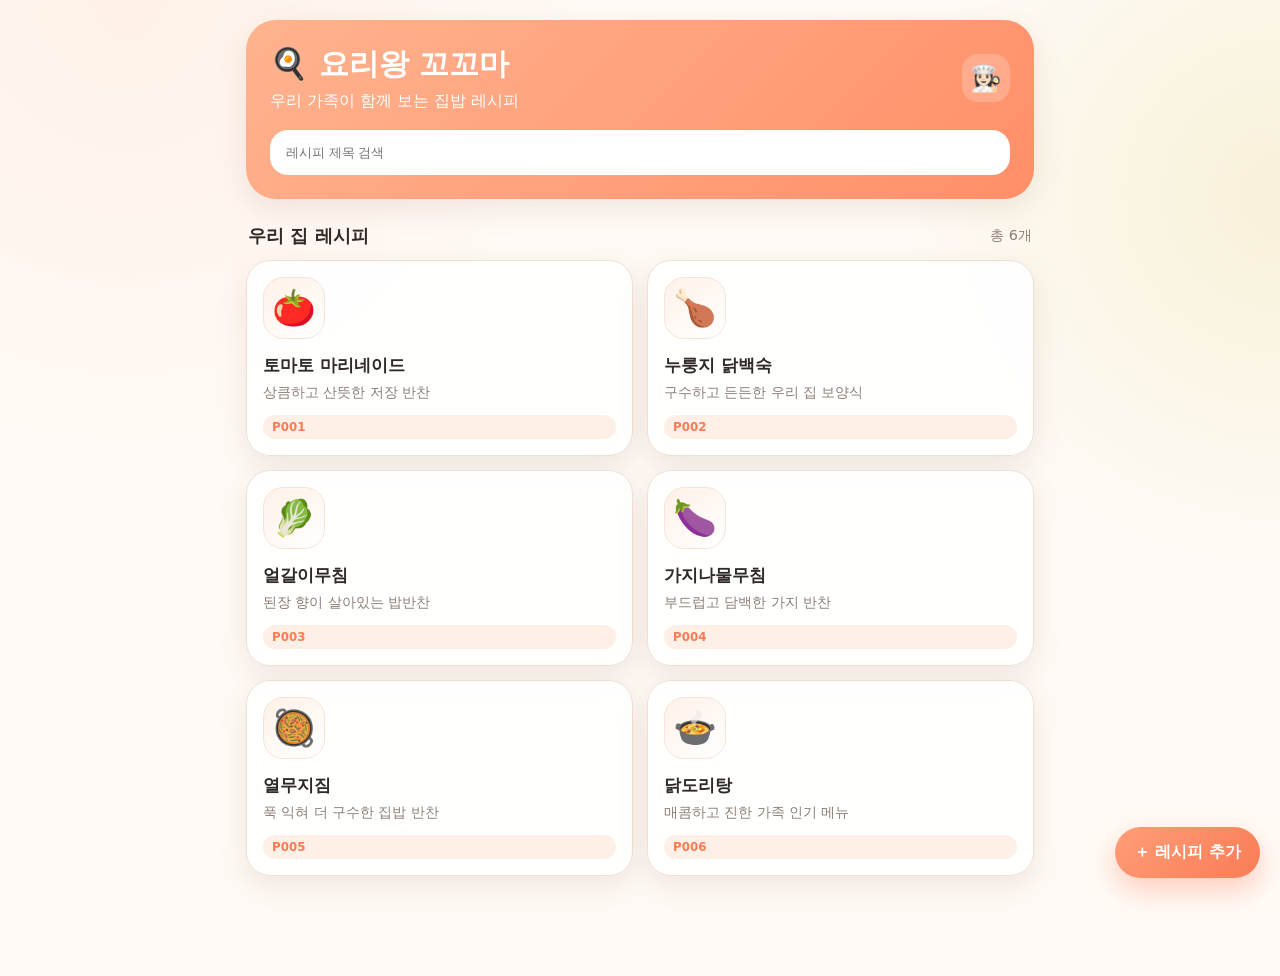
<file: index.html>
<!doctype html><html lang="ko"><head><meta charset="utf-8"><meta name="viewport" content="width=device-width,initial-scale=1"><meta name="theme-color" content="#ff8f68"><link rel="manifest" href="manifest.json"><link rel="stylesheet" href="style.css"><title>요리왕 꼬꼬마</title></head><body><main class="wrap"><section class="hero"><div class="hero-top"><div><h1>🍳 요리왕 꼬꼬마</h1><p>우리 가족이 함께 보는 집밥 레시피</p></div><div class="profile">👩🏻‍🍳</div></div><input id="search" class="search" type="search" placeholder="레시피 제목 검색"></section><div class="section-title"><h2>우리 집 레시피</h2><span>총 6개</span></div><section class="grid"><a class="card" data-title="토마토 마리네이드" href="P001_tomato.html"><div><div class="food-icon">🍅</div><h3>토마토 마리네이드</h3><p>상큼하고 산뜻한 저장 반찬</p></div><span class="badge">P001</span></a><a class="card" data-title="누룽지 닭백숙" href="P002_nurungji_chicken.html"><div><div class="food-icon">🍗</div><h3>누룽지 닭백숙</h3><p>구수하고 든든한 우리 집 보양식</p></div><span class="badge">P002</span></a><a class="card" data-title="얼갈이무침" href="P003_eolgari.html"><div><div class="food-icon">🥬</div><h3>얼갈이무침</h3><p>된장 향이 살아있는 밥반찬</p></div><span class="badge">P003</span></a><a class="card" data-title="가지나물무침" href="P004_eggplant.html"><div><div class="food-icon">🍆</div><h3>가지나물무침</h3><p>부드럽고 담백한 가지 반찬</p></div><span class="badge">P004</span></a><a class="card" data-title="열무지짐" href="P005_yeolmu.html"><div><div class="food-icon">🥘</div><h3>열무지짐</h3><p>푹 익혀 더 구수한 집밥 반찬</p></div><span class="badge">P005</span></a><a class="card" data-title="닭도리탕" href="P006_dakdoritang.html"><div><div class="food-icon">🍲</div><h3>닭도리탕</h3><p>매콤하고 진한 가족 인기 메뉴</p></div><span class="badge">P006</span></a></section><p id="empty" class="empty">검색 결과가 없어.</p></main><a class="fab" href="P000_template.html">＋ 레시피 추가</a><script src="app.js"></script></body></html>
</file>
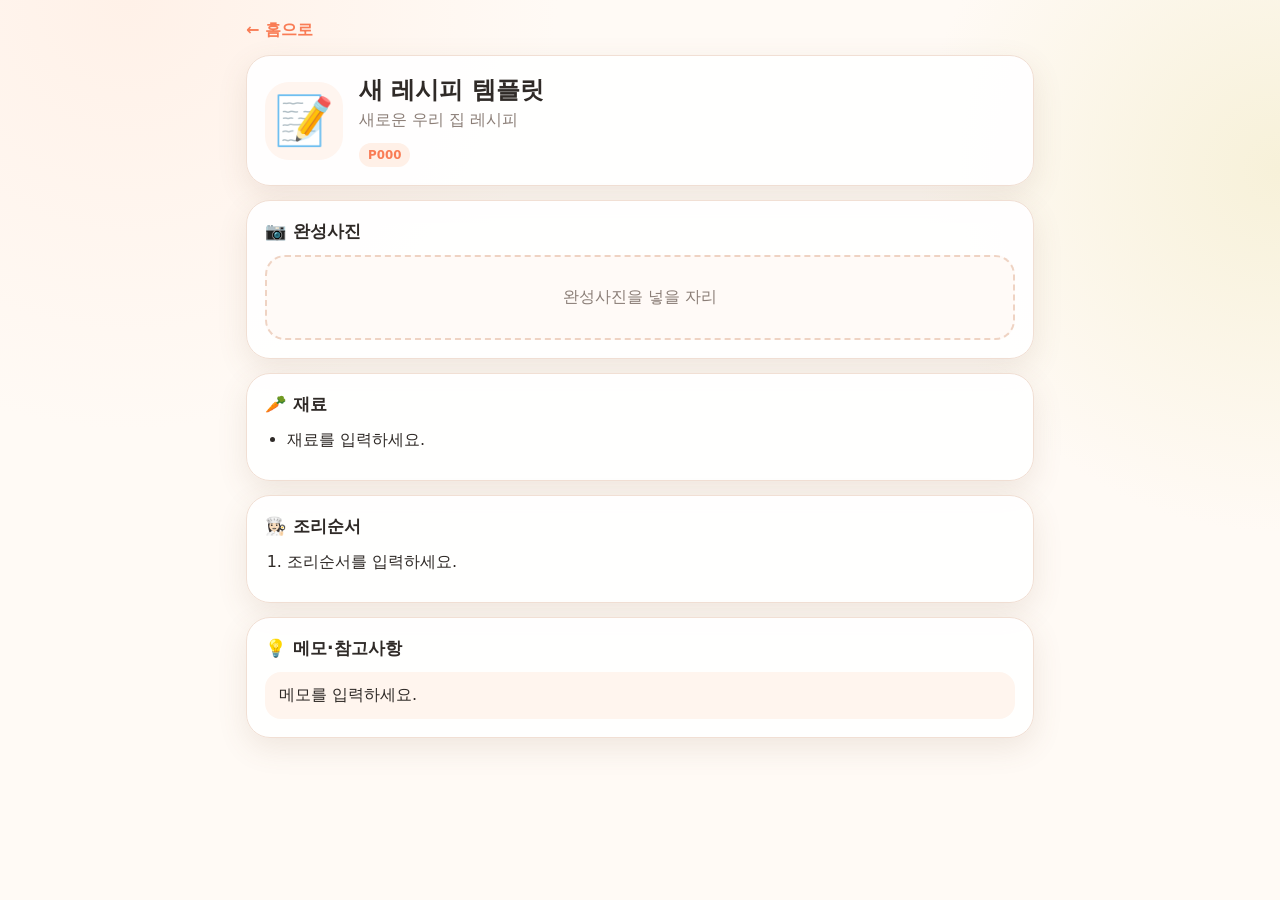
<file: P000_template.html>
<!doctype html><html lang="ko"><head><meta charset="utf-8"><meta name="viewport" content="width=device-width,initial-scale=1"><meta name="theme-color" content="#ff8f68"><link rel="manifest" href="manifest.json"><link rel="stylesheet" href="style.css"><title>새 레시피 템플릿</title></head><body><main class="wrap"><a class="back" href="index.html">← 홈으로</a><section class="recipe-head"><div class="recipe-hero"><div class="recipe-emoji">📝</div><div><h1>새 레시피 템플릿</h1><p>새로운 우리 집 레시피</p><span class="badge">P000</span></div></div></section><section class="section"><h2>📷 완성사진</h2><div class="photo-box">완성사진을 넣을 자리</div></section><section class="section"><h2>🥕 재료</h2><ul><li>재료를 입력하세요.</li></ul></section><section class="section"><h2>👩🏻‍🍳 조리순서</h2><ol><li>조리순서를 입력하세요.</li></ol></section><section class="section"><h2>💡 메모·참고사항</h2><div class="note">메모를 입력하세요.</div></section></main><script src="app.js"></script></body></html>
</file>
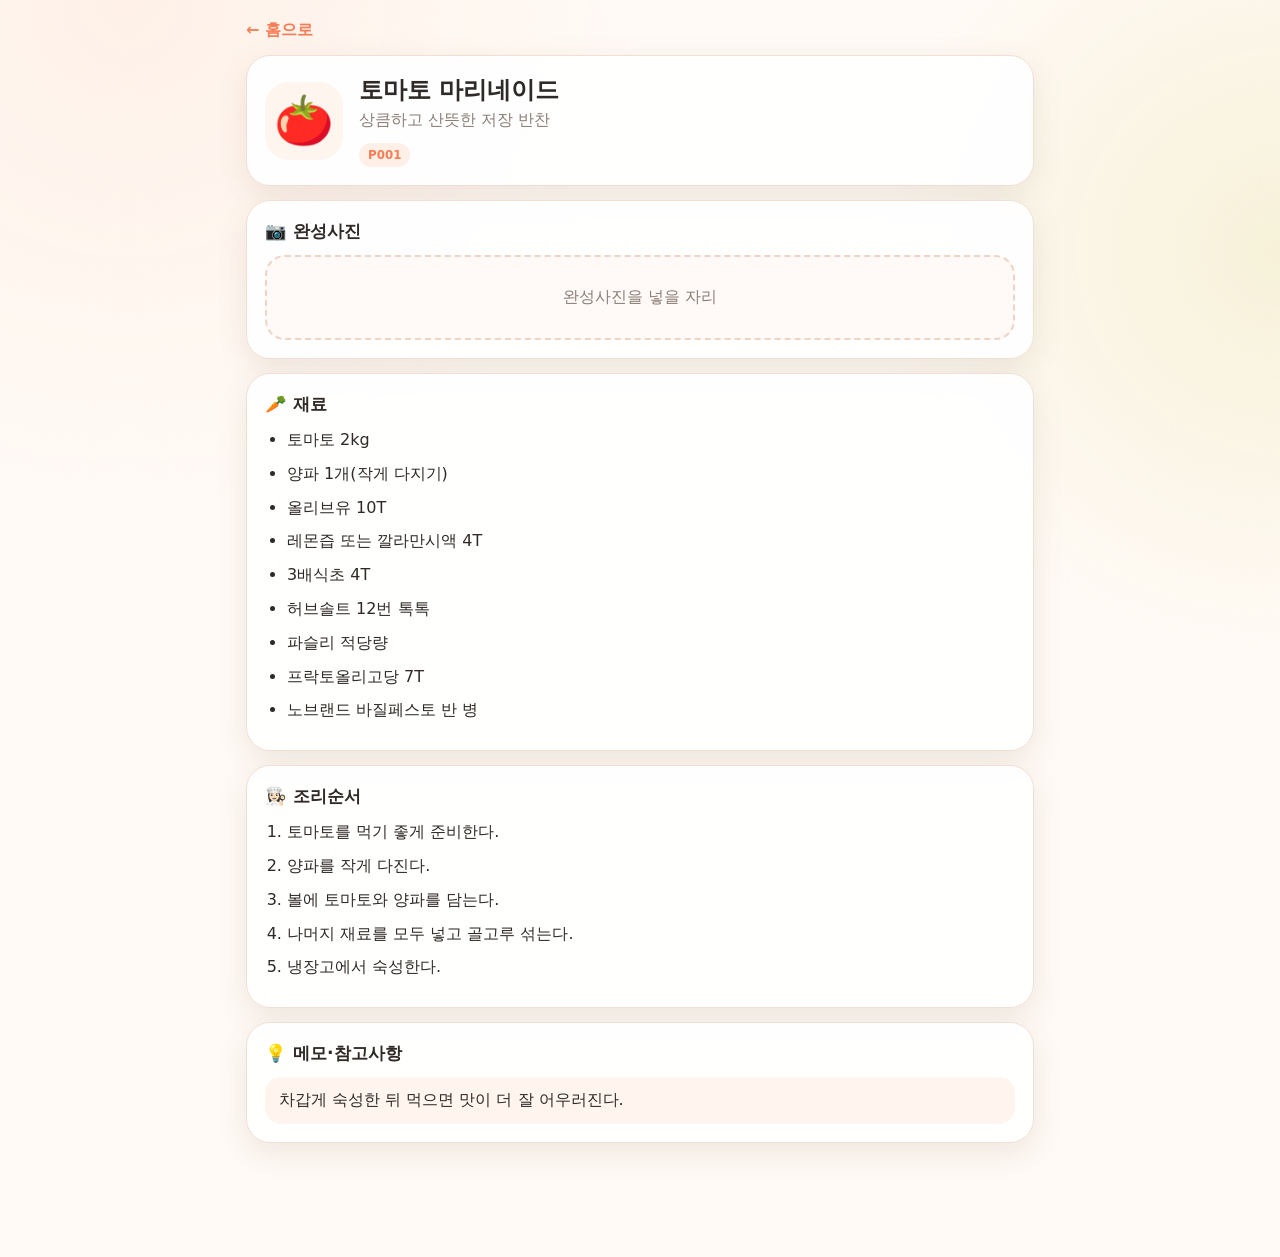
<file: P001_tomato.html>
<!doctype html><html lang="ko"><head><meta charset="utf-8"><meta name="viewport" content="width=device-width,initial-scale=1"><meta name="theme-color" content="#ff8f68"><link rel="manifest" href="manifest.json"><link rel="stylesheet" href="style.css"><title>토마토 마리네이드</title></head><body><main class="wrap"><a class="back" href="index.html">← 홈으로</a><section class="recipe-head"><div class="recipe-hero"><div class="recipe-emoji">🍅</div><div><h1>토마토 마리네이드</h1><p>상큼하고 산뜻한 저장 반찬</p><span class="badge">P001</span></div></div></section><section class="section"><h2>📷 완성사진</h2><div class="photo-box">완성사진을 넣을 자리</div></section><section class="section"><h2>🥕 재료</h2><ul><li>토마토 2kg</li><li>양파 1개(작게 다지기)</li><li>올리브유 10T</li><li>레몬즙 또는 깔라만시액 4T</li><li>3배식초 4T</li><li>허브솔트 12번 톡톡</li><li>파슬리 적당량</li><li>프락토올리고당 7T</li><li>노브랜드 바질페스토 반 병</li></ul></section><section class="section"><h2>👩🏻‍🍳 조리순서</h2><ol><li>토마토를 먹기 좋게 준비한다.</li><li>양파를 작게 다진다.</li><li>볼에 토마토와 양파를 담는다.</li><li>나머지 재료를 모두 넣고 골고루 섞는다.</li><li>냉장고에서 숙성한다.</li></ol></section><section class="section"><h2>💡 메모·참고사항</h2><div class="note">차갑게 숙성한 뒤 먹으면 맛이 더 잘 어우러진다.</div></section></main><script src="app.js"></script></body></html>
</file>
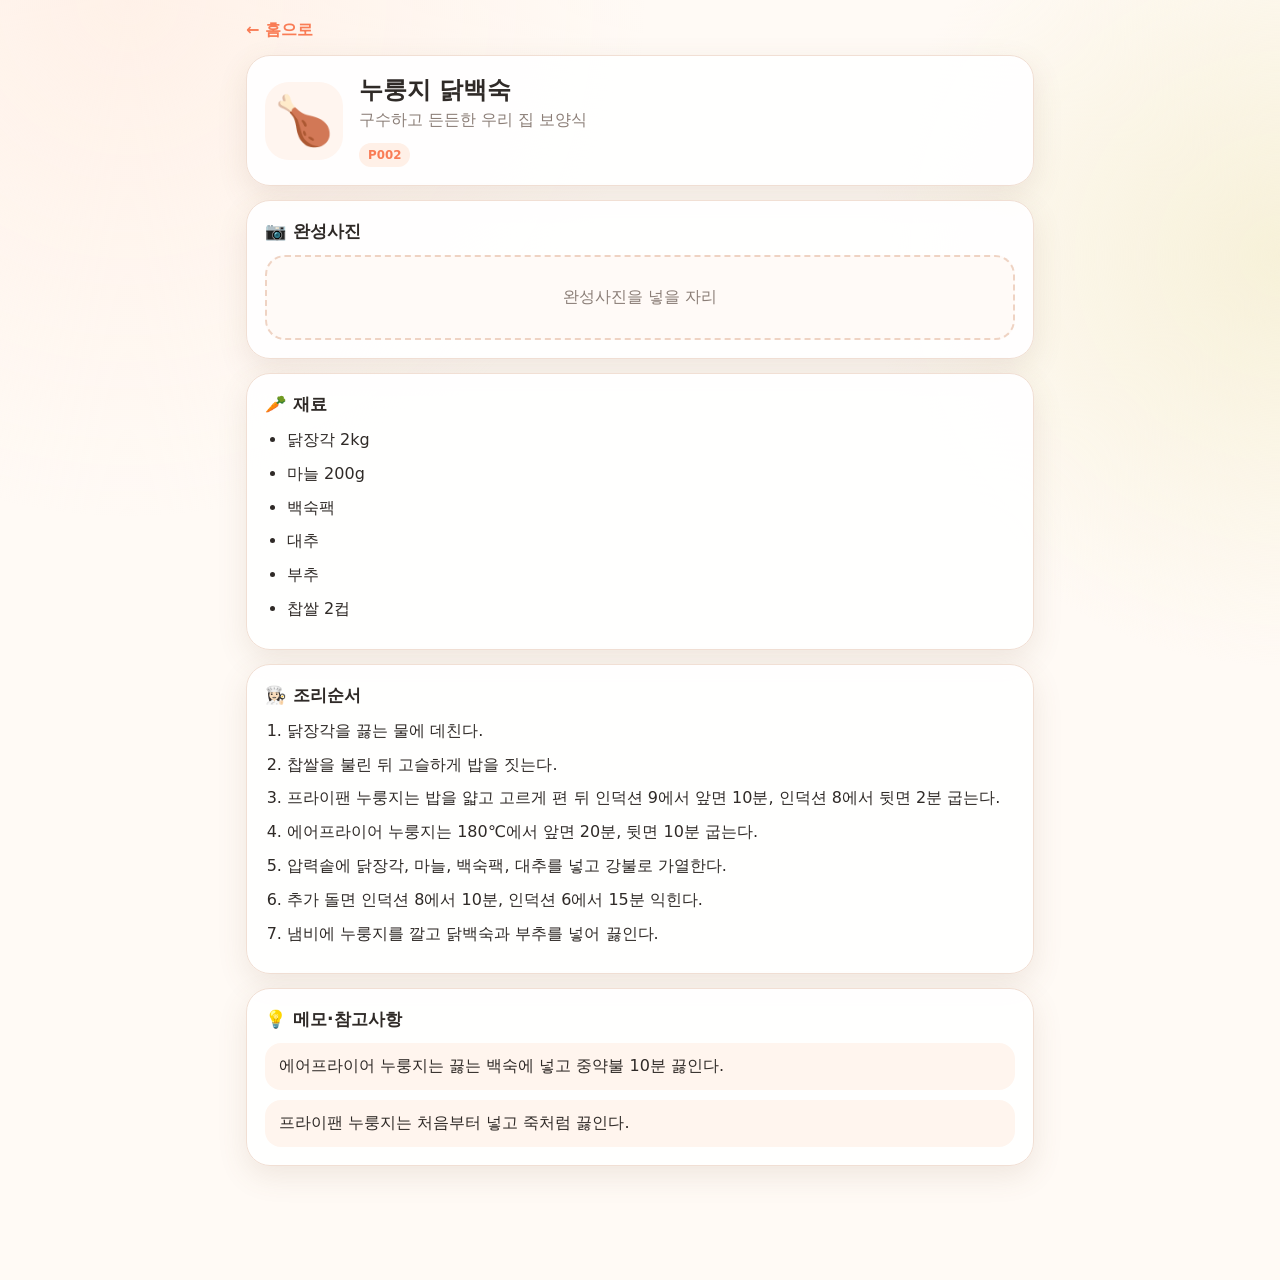
<file: P002_nurungji_chicken.html>
<!doctype html><html lang="ko"><head><meta charset="utf-8"><meta name="viewport" content="width=device-width,initial-scale=1"><meta name="theme-color" content="#ff8f68"><link rel="manifest" href="manifest.json"><link rel="stylesheet" href="style.css"><title>누룽지 닭백숙</title></head><body><main class="wrap"><a class="back" href="index.html">← 홈으로</a><section class="recipe-head"><div class="recipe-hero"><div class="recipe-emoji">🍗</div><div><h1>누룽지 닭백숙</h1><p>구수하고 든든한 우리 집 보양식</p><span class="badge">P002</span></div></div></section><section class="section"><h2>📷 완성사진</h2><div class="photo-box">완성사진을 넣을 자리</div></section><section class="section"><h2>🥕 재료</h2><ul><li>닭장각 2kg</li><li>마늘 200g</li><li>백숙팩</li><li>대추</li><li>부추</li><li>찹쌀 2컵</li></ul></section><section class="section"><h2>👩🏻‍🍳 조리순서</h2><ol><li>닭장각을 끓는 물에 데친다.</li><li>찹쌀을 불린 뒤 고슬하게 밥을 짓는다.</li><li>프라이팬 누룽지는 밥을 얇고 고르게 편 뒤 인덕션 9에서 앞면 10분, 인덕션 8에서 뒷면 2분 굽는다.</li><li>에어프라이어 누룽지는 180℃에서 앞면 20분, 뒷면 10분 굽는다.</li><li>압력솥에 닭장각, 마늘, 백숙팩, 대추를 넣고 강불로 가열한다.</li><li>추가 돌면 인덕션 8에서 10분, 인덕션 6에서 15분 익힌다.</li><li>냄비에 누룽지를 깔고 닭백숙과 부추를 넣어 끓인다.</li></ol></section><section class="section"><h2>💡 메모·참고사항</h2><div class="note">에어프라이어 누룽지는 끓는 백숙에 넣고 중약불 10분 끓인다.</div><div class="note">프라이팬 누룽지는 처음부터 넣고 죽처럼 끓인다.</div></section></main><script src="app.js"></script></body></html>
</file>
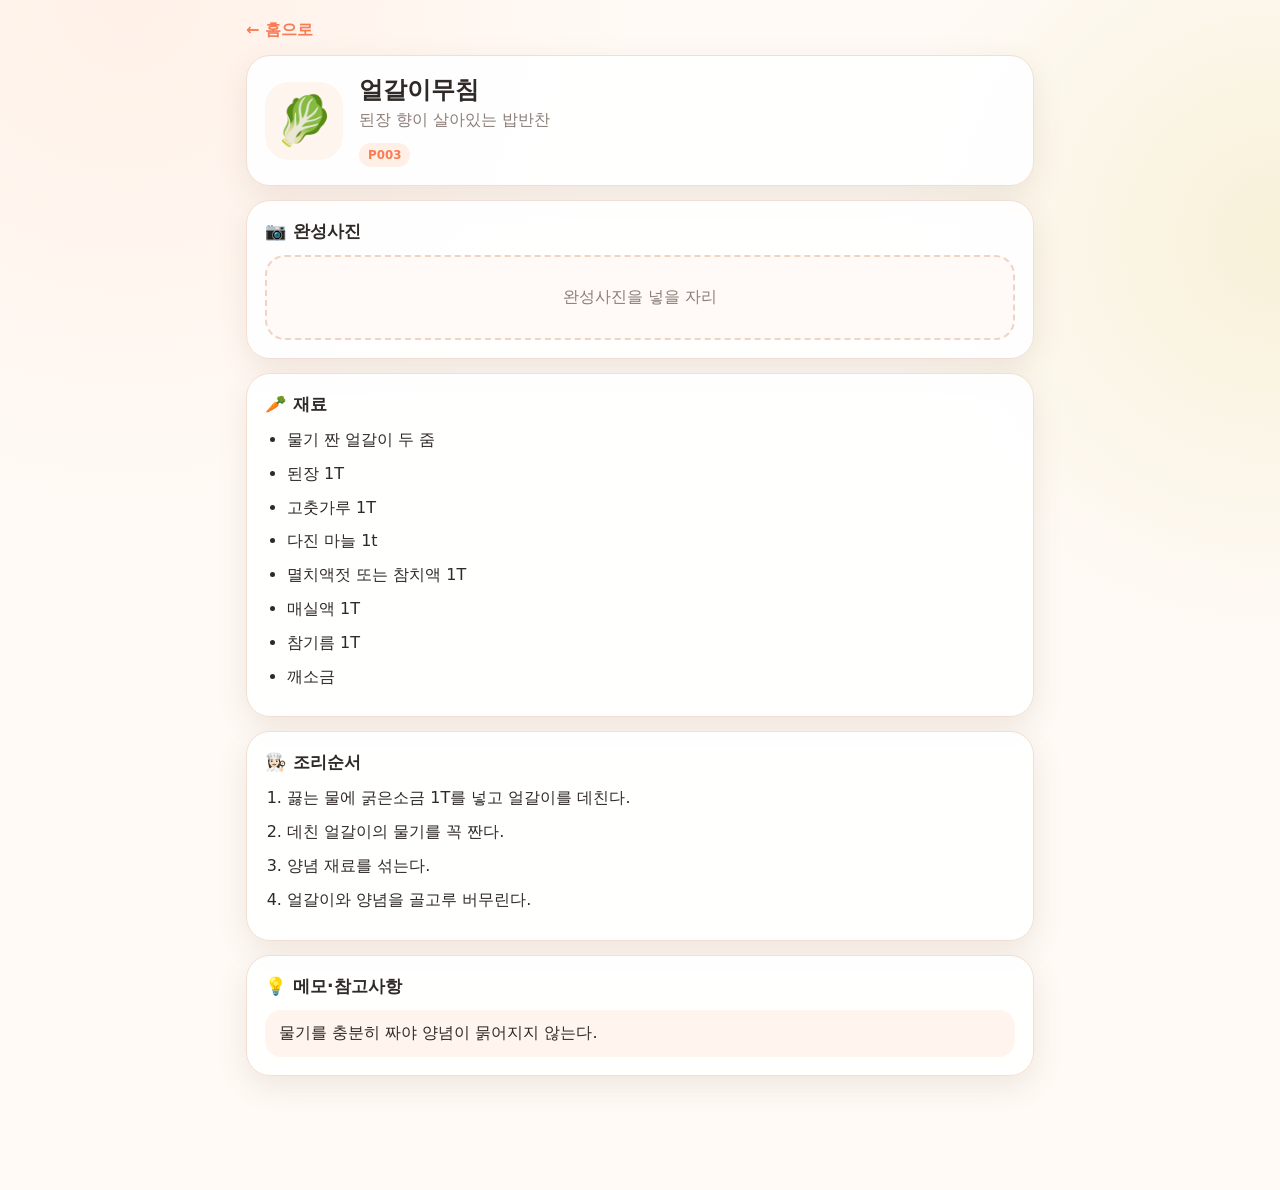
<file: P003_eolgari.html>
<!doctype html><html lang="ko"><head><meta charset="utf-8"><meta name="viewport" content="width=device-width,initial-scale=1"><meta name="theme-color" content="#ff8f68"><link rel="manifest" href="manifest.json"><link rel="stylesheet" href="style.css"><title>얼갈이무침</title></head><body><main class="wrap"><a class="back" href="index.html">← 홈으로</a><section class="recipe-head"><div class="recipe-hero"><div class="recipe-emoji">🥬</div><div><h1>얼갈이무침</h1><p>된장 향이 살아있는 밥반찬</p><span class="badge">P003</span></div></div></section><section class="section"><h2>📷 완성사진</h2><div class="photo-box">완성사진을 넣을 자리</div></section><section class="section"><h2>🥕 재료</h2><ul><li>물기 짠 얼갈이 두 줌</li><li>된장 1T</li><li>고춧가루 1T</li><li>다진 마늘 1t</li><li>멸치액젓 또는 참치액 1T</li><li>매실액 1T</li><li>참기름 1T</li><li>깨소금</li></ul></section><section class="section"><h2>👩🏻‍🍳 조리순서</h2><ol><li>끓는 물에 굵은소금 1T를 넣고 얼갈이를 데친다.</li><li>데친 얼갈이의 물기를 꼭 짠다.</li><li>양념 재료를 섞는다.</li><li>얼갈이와 양념을 골고루 버무린다.</li></ol></section><section class="section"><h2>💡 메모·참고사항</h2><div class="note">물기를 충분히 짜야 양념이 묽어지지 않는다.</div></section></main><script src="app.js"></script></body></html>
</file>
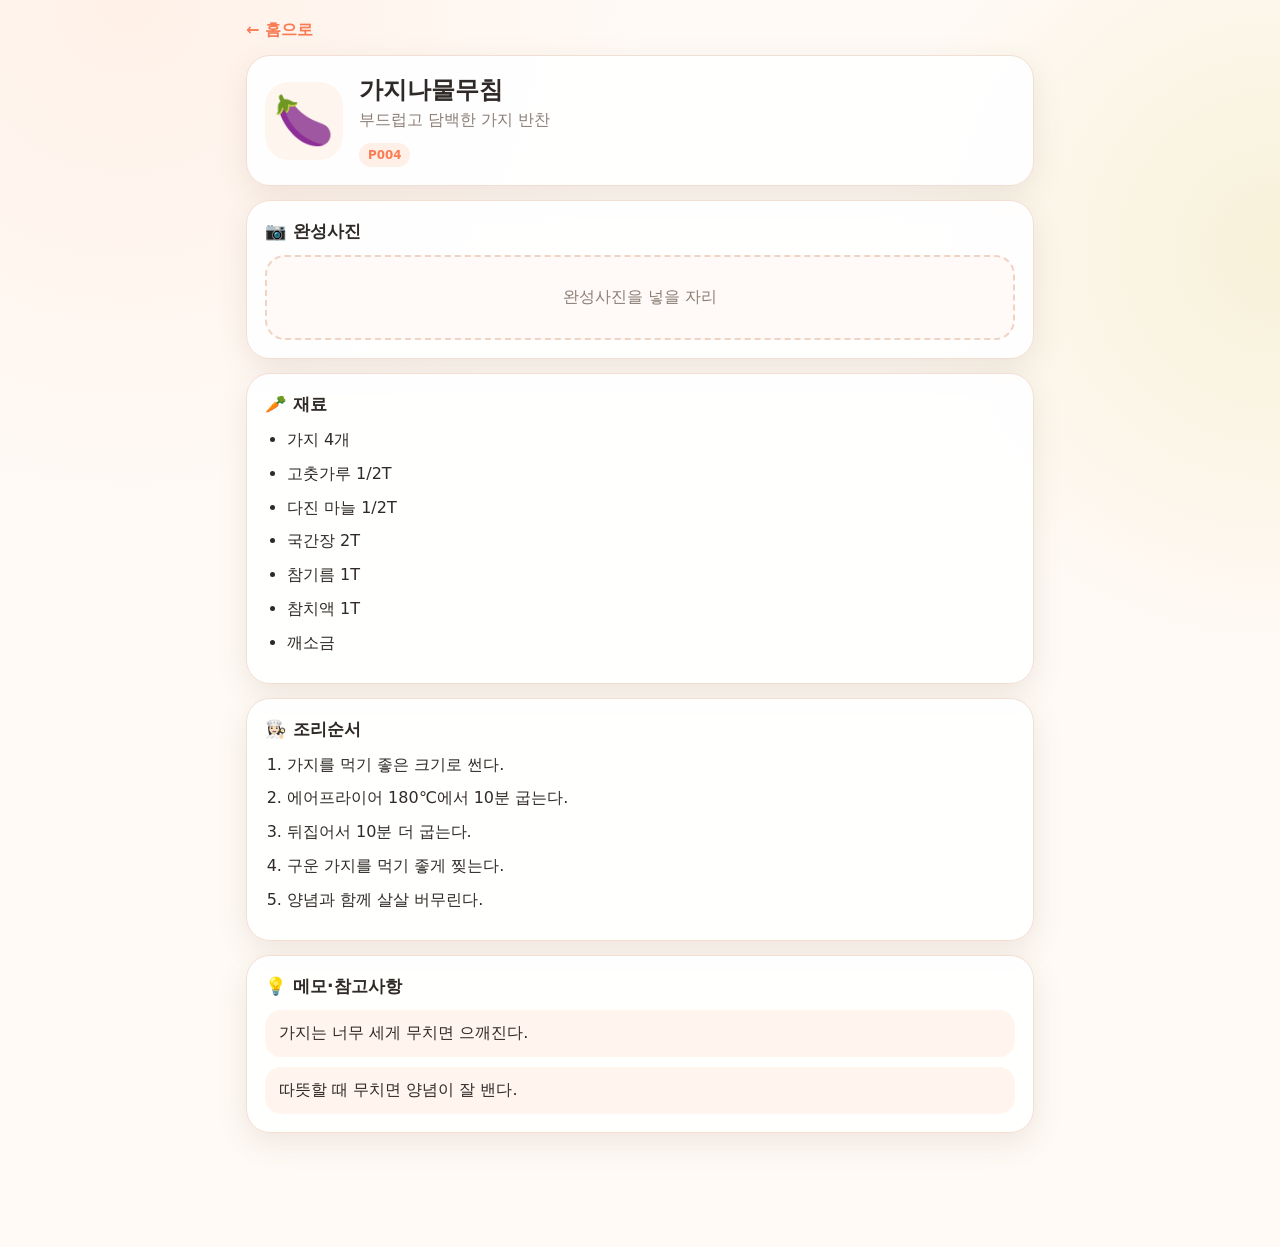
<file: P004_eggplant.html>
<!doctype html><html lang="ko"><head><meta charset="utf-8"><meta name="viewport" content="width=device-width,initial-scale=1"><meta name="theme-color" content="#ff8f68"><link rel="manifest" href="manifest.json"><link rel="stylesheet" href="style.css"><title>가지나물무침</title></head><body><main class="wrap"><a class="back" href="index.html">← 홈으로</a><section class="recipe-head"><div class="recipe-hero"><div class="recipe-emoji">🍆</div><div><h1>가지나물무침</h1><p>부드럽고 담백한 가지 반찬</p><span class="badge">P004</span></div></div></section><section class="section"><h2>📷 완성사진</h2><div class="photo-box">완성사진을 넣을 자리</div></section><section class="section"><h2>🥕 재료</h2><ul><li>가지 4개</li><li>고춧가루 1/2T</li><li>다진 마늘 1/2T</li><li>국간장 2T</li><li>참기름 1T</li><li>참치액 1T</li><li>깨소금</li></ul></section><section class="section"><h2>👩🏻‍🍳 조리순서</h2><ol><li>가지를 먹기 좋은 크기로 썬다.</li><li>에어프라이어 180℃에서 10분 굽는다.</li><li>뒤집어서 10분 더 굽는다.</li><li>구운 가지를 먹기 좋게 찢는다.</li><li>양념과 함께 살살 버무린다.</li></ol></section><section class="section"><h2>💡 메모·참고사항</h2><div class="note">가지는 너무 세게 무치면 으깨진다.</div><div class="note">따뜻할 때 무치면 양념이 잘 밴다.</div></section></main><script src="app.js"></script></body></html>
</file>
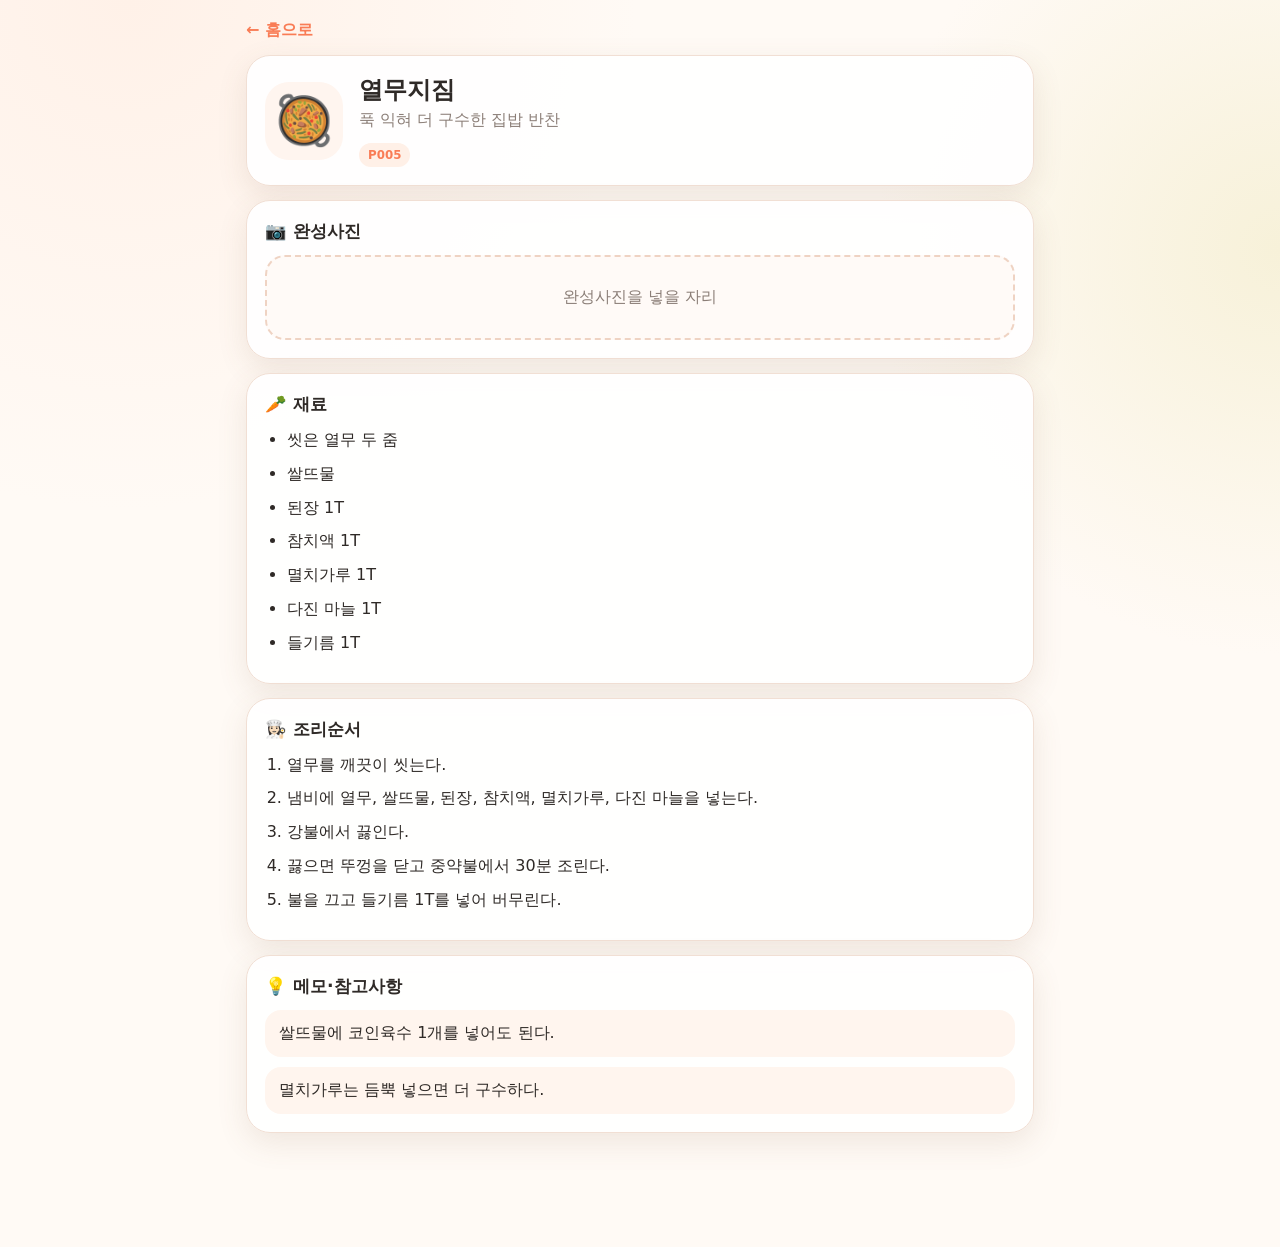
<file: P005_yeolmu.html>
<!doctype html><html lang="ko"><head><meta charset="utf-8"><meta name="viewport" content="width=device-width,initial-scale=1"><meta name="theme-color" content="#ff8f68"><link rel="manifest" href="manifest.json"><link rel="stylesheet" href="style.css"><title>열무지짐</title></head><body><main class="wrap"><a class="back" href="index.html">← 홈으로</a><section class="recipe-head"><div class="recipe-hero"><div class="recipe-emoji">🥘</div><div><h1>열무지짐</h1><p>푹 익혀 더 구수한 집밥 반찬</p><span class="badge">P005</span></div></div></section><section class="section"><h2>📷 완성사진</h2><div class="photo-box">완성사진을 넣을 자리</div></section><section class="section"><h2>🥕 재료</h2><ul><li>씻은 열무 두 줌</li><li>쌀뜨물</li><li>된장 1T</li><li>참치액 1T</li><li>멸치가루 1T</li><li>다진 마늘 1T</li><li>들기름 1T</li></ul></section><section class="section"><h2>👩🏻‍🍳 조리순서</h2><ol><li>열무를 깨끗이 씻는다.</li><li>냄비에 열무, 쌀뜨물, 된장, 참치액, 멸치가루, 다진 마늘을 넣는다.</li><li>강불에서 끓인다.</li><li>끓으면 뚜껑을 닫고 중약불에서 30분 조린다.</li><li>불을 끄고 들기름 1T를 넣어 버무린다.</li></ol></section><section class="section"><h2>💡 메모·참고사항</h2><div class="note">쌀뜨물에 코인육수 1개를 넣어도 된다.</div><div class="note">멸치가루는 듬뿍 넣으면 더 구수하다.</div></section></main><script src="app.js"></script></body></html>
</file>
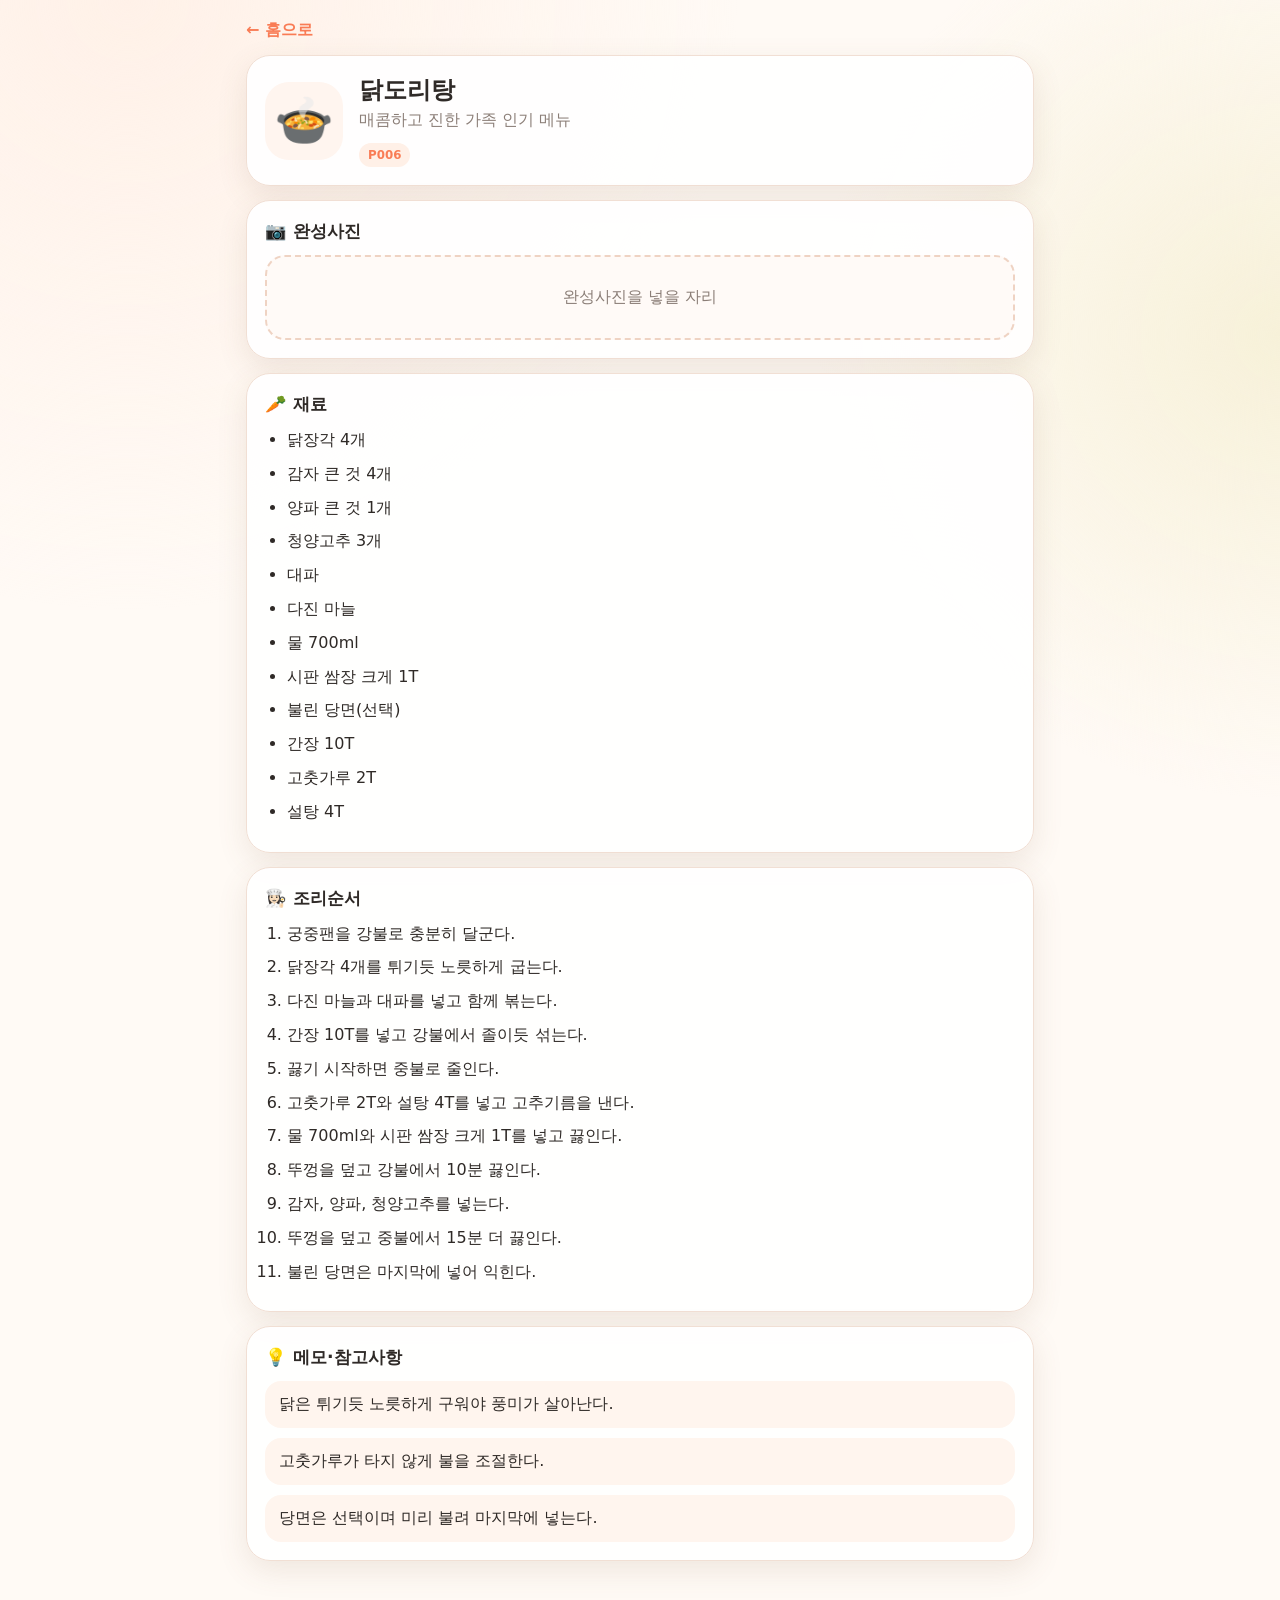
<file: P006_dakdoritang.html>
<!doctype html><html lang="ko"><head><meta charset="utf-8"><meta name="viewport" content="width=device-width,initial-scale=1"><meta name="theme-color" content="#ff8f68"><link rel="manifest" href="manifest.json"><link rel="stylesheet" href="style.css"><title>닭도리탕</title></head><body><main class="wrap"><a class="back" href="index.html">← 홈으로</a><section class="recipe-head"><div class="recipe-hero"><div class="recipe-emoji">🍲</div><div><h1>닭도리탕</h1><p>매콤하고 진한 가족 인기 메뉴</p><span class="badge">P006</span></div></div></section><section class="section"><h2>📷 완성사진</h2><div class="photo-box">완성사진을 넣을 자리</div></section><section class="section"><h2>🥕 재료</h2><ul><li>닭장각 4개</li><li>감자 큰 것 4개</li><li>양파 큰 것 1개</li><li>청양고추 3개</li><li>대파</li><li>다진 마늘</li><li>물 700ml</li><li>시판 쌈장 크게 1T</li><li>불린 당면(선택)</li><li>간장 10T</li><li>고춧가루 2T</li><li>설탕 4T</li></ul></section><section class="section"><h2>👩🏻‍🍳 조리순서</h2><ol><li>궁중팬을 강불로 충분히 달군다.</li><li>닭장각 4개를 튀기듯 노릇하게 굽는다.</li><li>다진 마늘과 대파를 넣고 함께 볶는다.</li><li>간장 10T를 넣고 강불에서 졸이듯 섞는다.</li><li>끓기 시작하면 중불로 줄인다.</li><li>고춧가루 2T와 설탕 4T를 넣고 고추기름을 낸다.</li><li>물 700ml와 시판 쌈장 크게 1T를 넣고 끓인다.</li><li>뚜껑을 덮고 강불에서 10분 끓인다.</li><li>감자, 양파, 청양고추를 넣는다.</li><li>뚜껑을 덮고 중불에서 15분 더 끓인다.</li><li>불린 당면은 마지막에 넣어 익힌다.</li></ol></section><section class="section"><h2>💡 메모·참고사항</h2><div class="note">닭은 튀기듯 노릇하게 구워야 풍미가 살아난다.</div><div class="note">고춧가루가 타지 않게 불을 조절한다.</div><div class="note">당면은 선택이며 미리 불려 마지막에 넣는다.</div></section></main><script src="app.js"></script></body></html>
</file>
<file: style.css>
:root{--bg:#fffaf5;--card:#fff;--ink:#2f2a27;--muted:#8b7e77;--accent:#ff8f68;--line:#f1dfd4;--shadow:0 10px 30px rgba(121,88,68,.12)}
*{box-sizing:border-box}html{font-family:system-ui,-apple-system,BlinkMacSystemFont,"Segoe UI",sans-serif;background:var(--bg);color:var(--ink)}
body{margin:0;background:radial-gradient(circle at 10% 0%,#fff1e8 0,transparent 30%),radial-gradient(circle at 100% 20%,#f7f1d9 0,transparent 25%),var(--bg)}
a{text-decoration:none;color:inherit}.wrap{max-width:820px;margin:auto;padding:20px 16px 100px}
.hero{background:linear-gradient(135deg,#ffb38f,#ff8f68);border-radius:30px;padding:24px;color:#fff;box-shadow:var(--shadow)}
.hero-top{display:flex;justify-content:space-between;align-items:center}.hero h1{margin:0 0 6px;font-size:1.9rem}.hero p{margin:0}.profile{width:48px;height:48px;border-radius:16px;background:#ffffff33;display:grid;place-items:center;font-size:1.6rem}
.search{width:100%;margin-top:18px;border:0;border-radius:18px;padding:15px 16px;background:#fff;outline:none}
.section-title{display:flex;justify-content:space-between;align-items:center;margin:24px 2px 12px}.section-title h2{font-size:1.15rem;margin:0}.section-title span{font-size:.9rem;color:var(--muted)}
.grid{display:grid;grid-template-columns:repeat(2,minmax(0,1fr));gap:14px}.card{background:#ffffffee;border:1px solid var(--line);border-radius:24px;padding:16px;box-shadow:var(--shadow);min-height:170px;display:flex;flex-direction:column;justify-content:space-between}
.food-icon{width:62px;height:62px;border-radius:20px;background:linear-gradient(145deg,#fff1e7,#fff);display:grid;place-items:center;font-size:2.2rem;border:1px solid #f6e4da}
.card h3{margin:14px 0 6px;font-size:1.08rem}.card p{margin:0;color:var(--muted);font-size:.86rem;line-height:1.45}.badge{display:inline-block;margin-top:12px;background:#fff0e7;color:#f97c55;padding:5px 9px;border-radius:999px;font-size:.74rem;font-weight:700}
.fab{position:fixed;right:20px;bottom:22px;background:linear-gradient(135deg,#ff9d78,#f97c55);color:#fff;padding:15px 19px;border-radius:999px;font-weight:800;box-shadow:0 12px 28px rgba(249,124,85,.35)}
.back{display:inline-block;margin-bottom:14px;color:#f97c55;font-weight:800}.recipe-head,.section{background:#ffffffee;border:1px solid var(--line);border-radius:24px;padding:18px;box-shadow:var(--shadow);margin-bottom:14px}
.recipe-hero{display:flex;align-items:center;gap:16px}.recipe-emoji{width:78px;height:78px;border-radius:24px;background:#fff5ef;display:grid;place-items:center;font-size:3rem}
.recipe-head h1{margin:0 0 4px}.recipe-head p{margin:0;color:var(--muted)}.section h2{margin:0 0 12px;font-size:1.08rem}
.photo-box{border:2px dashed #efd3c3;background:#fffaf7;border-radius:20px;padding:30px;text-align:center;color:var(--muted)}
ul,ol{margin:0;padding-left:22px}li{margin:9px 0;line-height:1.55}.note{background:#fff5ee;border-radius:16px;padding:13px 14px;margin-top:10px}.empty{display:none;text-align:center;color:var(--muted);padding:40px 0}
@media(max-width:520px){.grid{grid-template-columns:1fr}.card{min-height:145px}.hero h1{font-size:1.65rem}}
</file>
